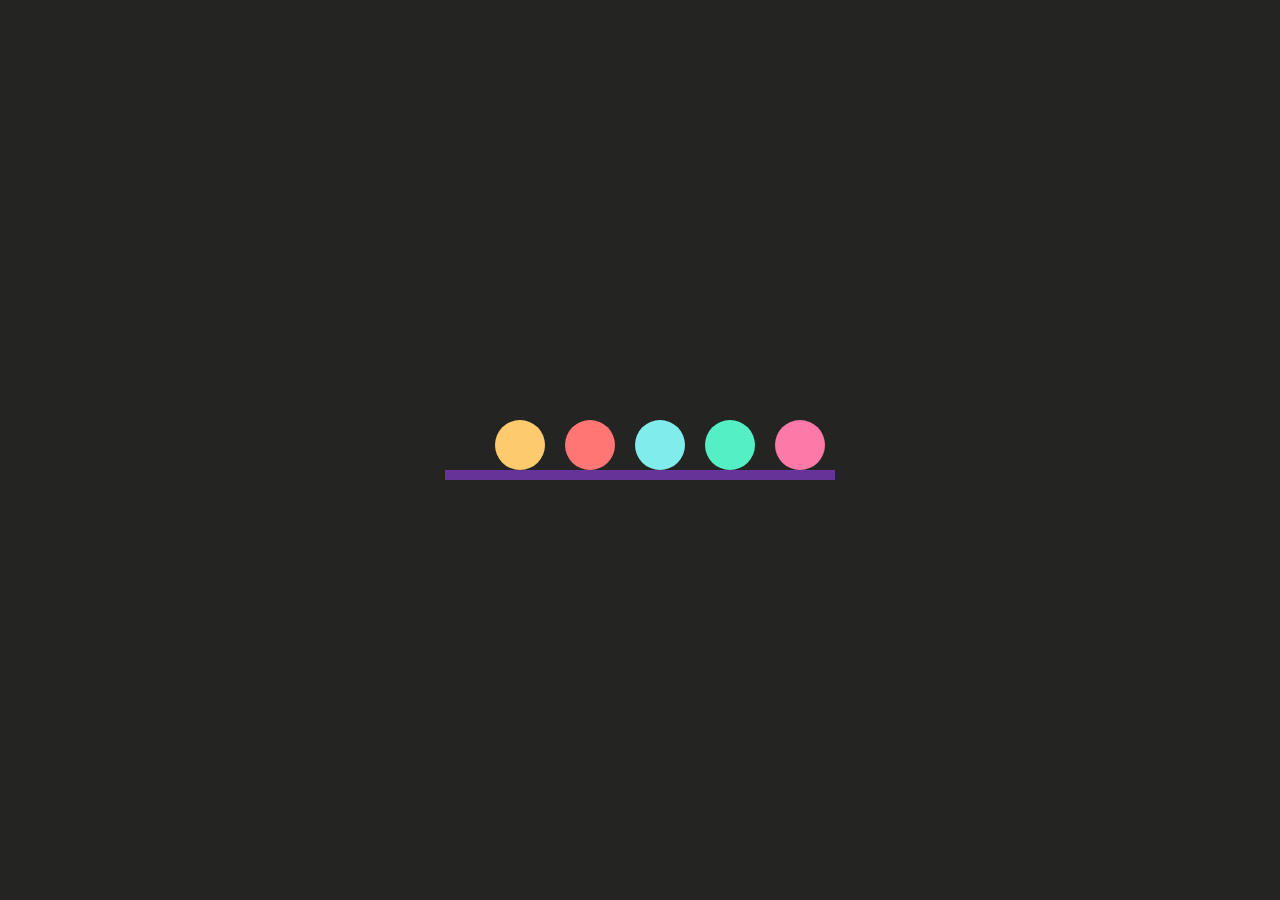
<file: index.html>
<!DOCTYPE html>
<html>
    <head>
        <title> </title>
        <style>
            *{ margin: 0; padding: o; }
            div{
                height: 100vh;
                display: flex;
                justify-content: center;
                align-items: center;
                background-color: rgb(36, 37, 35);
            }
            div ul{
                display: flex;
                border-bottom:  10px solid rebeccapurple;
                
                
            }
            div ul li{
                width: 50px;
                height: 50px;
                list-style: none;
                margin: 0 10px;
                border-radius: 50%;
                animation: bouncy 1s linear infinite;
            }
             @keyframes bouncy{
                 0%{ transform: translateY(0);}
                 50%{ transform: translateY(-150px);}
                 100%{ transform: translateY(0);}
             }
             ul li:nth-child(1){
                 animation-delay: 0.2s;
                 background-color: #fdcb6e;
             }
             ul li:nth-child(2){
                 animation-delay: 0.6s;
                 background-color: #ff7675;
             }
             ul li:nth-child(3){
                 animation-delay: 0.8s;
                 background-color: #81ecec;
             }
             ul li:nth-child(4){
                 animation-delay: 0.4s;
                 background-color: #55efc4;
             }
             ul li:nth-child(5){
                 animation-delay: 0.8s;
                 background-color: #fd79a8;
             }

        </style>
        
    </head>
    <body>
<div>
    <ul>
        <li></li>
        <li></li>
        <li></li>
        <li></li>
        <li></li>

        
    </ul>
</div>   
<script>
    setTimeout(function(){
        window.location.href = './homepage.html';
    }, 3000);
</script>
    </body>

</html>
</file>
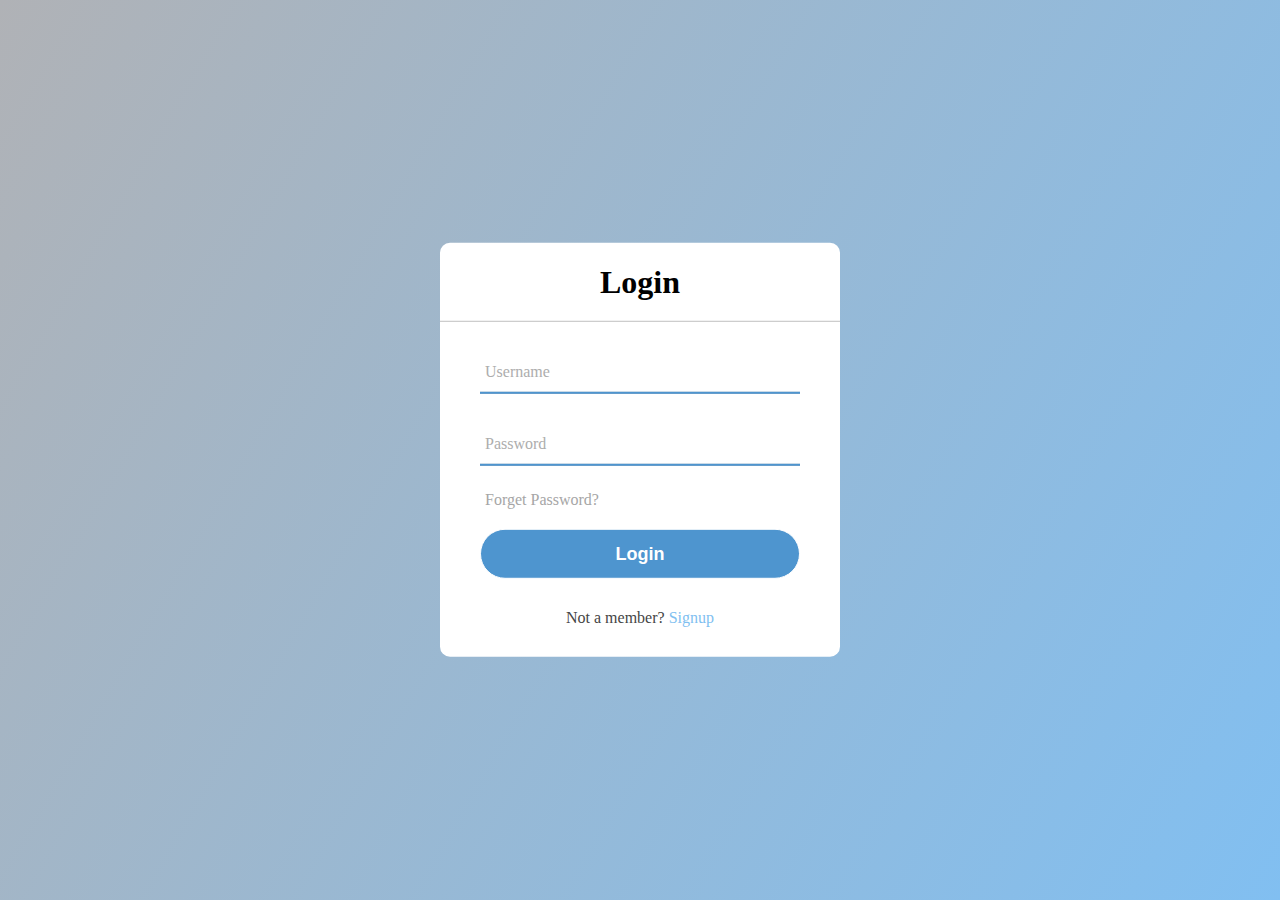
<file: e class login.html>
<!DOCTYPE html>
<html lang="en" dir="ltr">
<head>
    <meta charset="UTF-8">
    <title>Login Form</title>
    <link rel="stylesheet" href="e class login.css">
    </head>
    <body>
        <div class="center">
            <h1> Login</h1>
           <form method="post">
               <div class="txt_field">
                   <input type="text" required>
                   <span></span>
                   <label>Username</label>
                  
               </div>
               <div class="txt_field">
                   <input type="password" required>
                   <span></span>
                   <label>Password</label>
                   
               </div>
               <div class="pass">Forget Password?</div>
               <input type="submit" value="Login">
               <div class="signup_link"> 
                   <!--sign up form-->
                    Not a member? <a href="e class singup.html">Signup</a>

               </div>
           </form> 
        </div>
    </body>
</file>
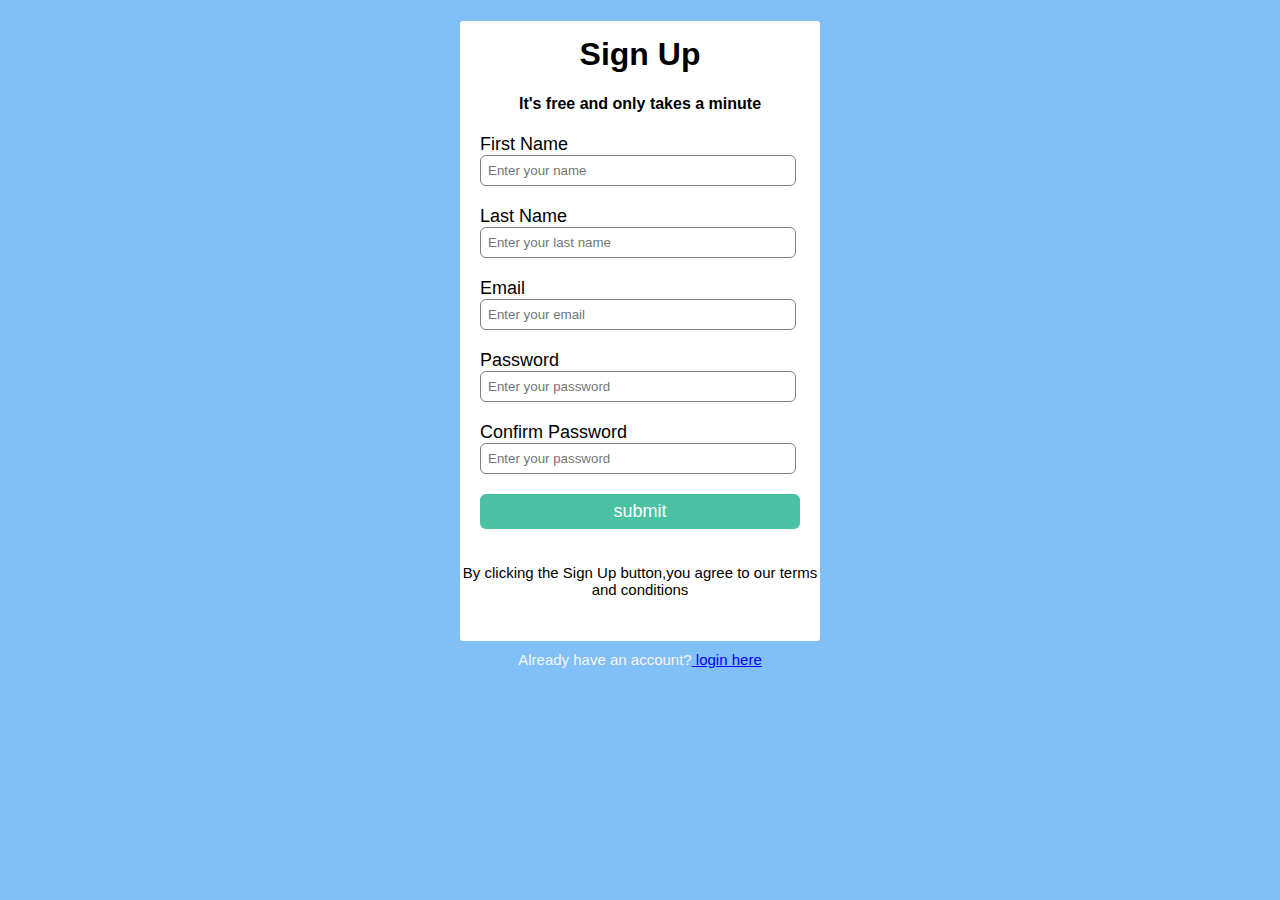
<file: e class singup.html>
<!DOCTYPE html>
<html lang="en">
<head>
    <title>Sign Up</title>
    <link rel="stylesheet" href="e class singup.css">

</head>
<body>
    <div class="signup-box">
        <h1>
            Sign Up
        </h1>
        <h4>
            It's free and only takes a minute 
        </h4>
        <form >
            <label>First Name</label>
            <input type="text" placeholder="Enter your name" required >
            <label> Last Name </label>
            <input type="text" placeholder="Enter your last name" required>
            <label>Email </label>
            <input type="text" placeholder="Enter your email" required>
           <label> Password </label>
            <input type="password" placeholder="Enter your password" required>
            <label> Confirm Password </label>
            <input type="passwords" placeholder="Enter your password" required>
            <input type="submit" value="submit">
        </form>
        <p> By clicking the Sign Up button,you agree to our terms and conditions<br>
       
        </p>
    </div>
    <p class="para-2"> Already have an account?<a href="e class login.html"> login here</a></p>
    
</body>
</html>
</file>
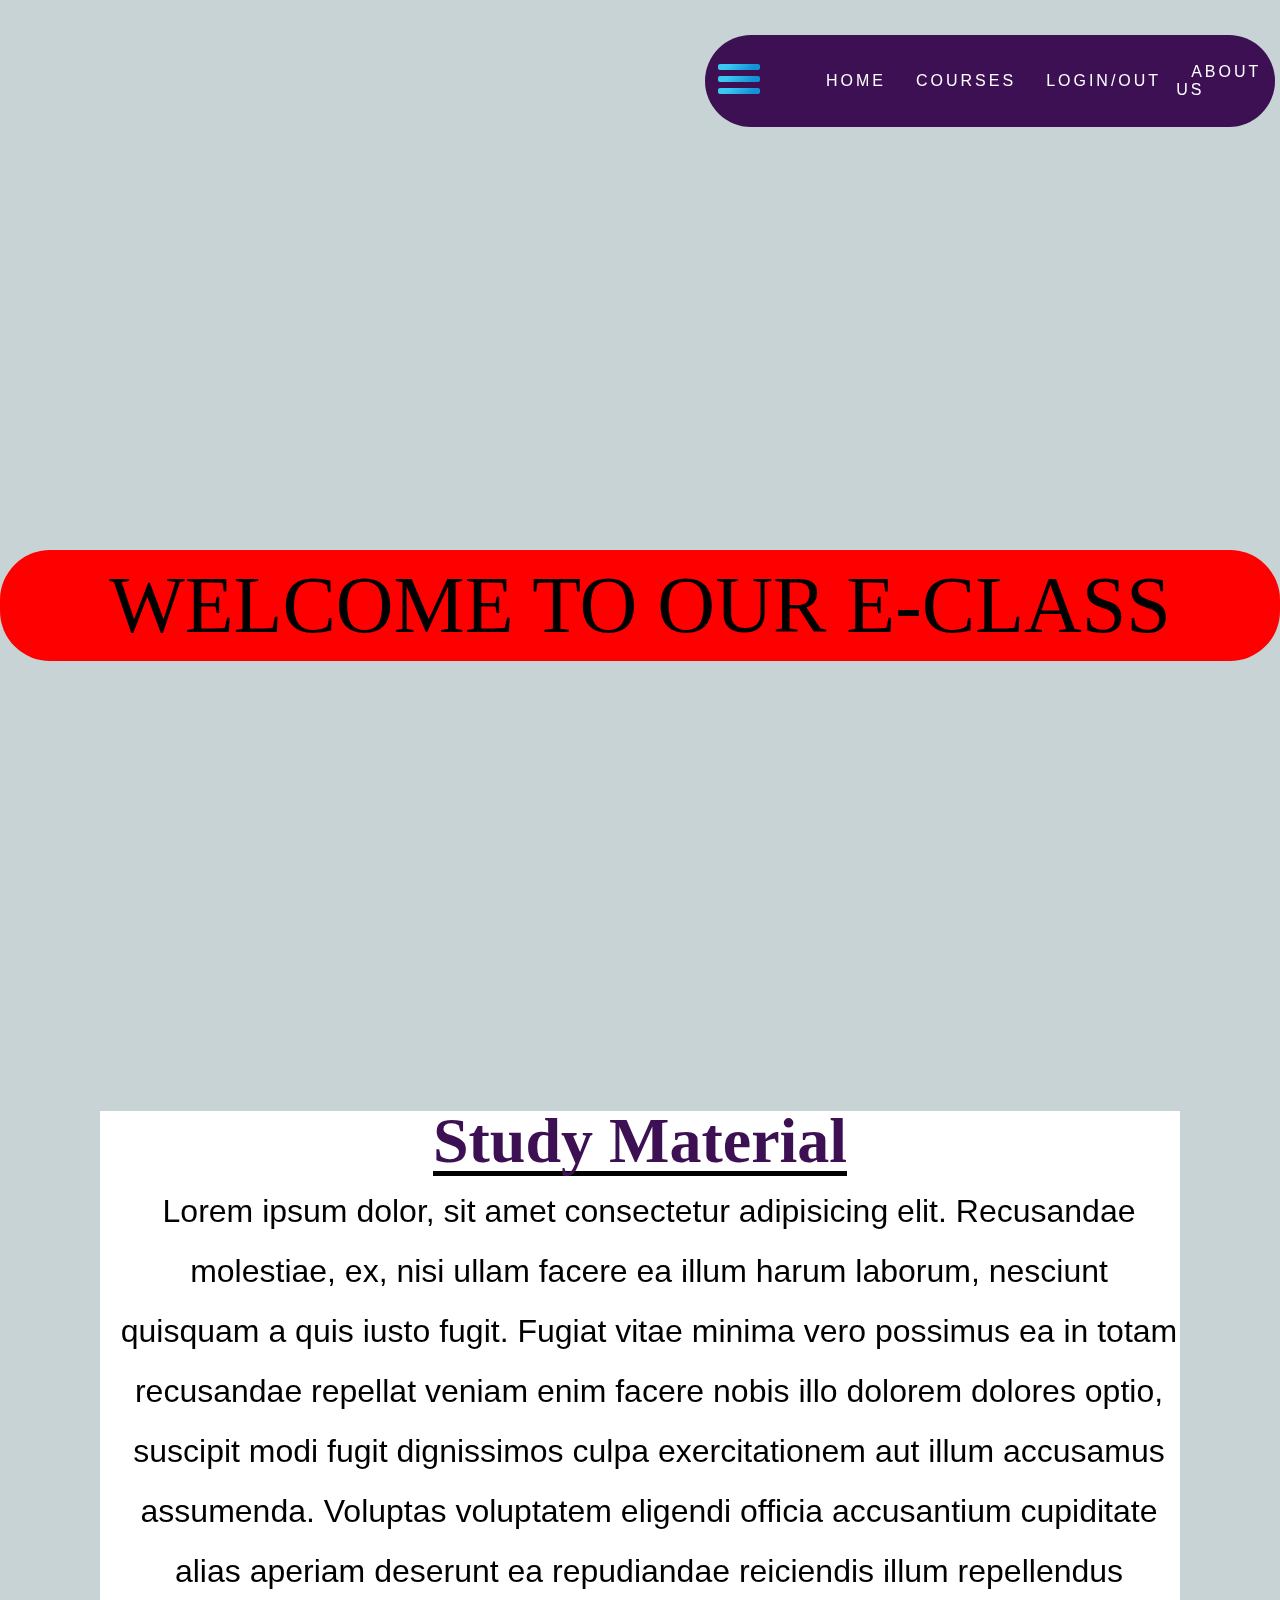
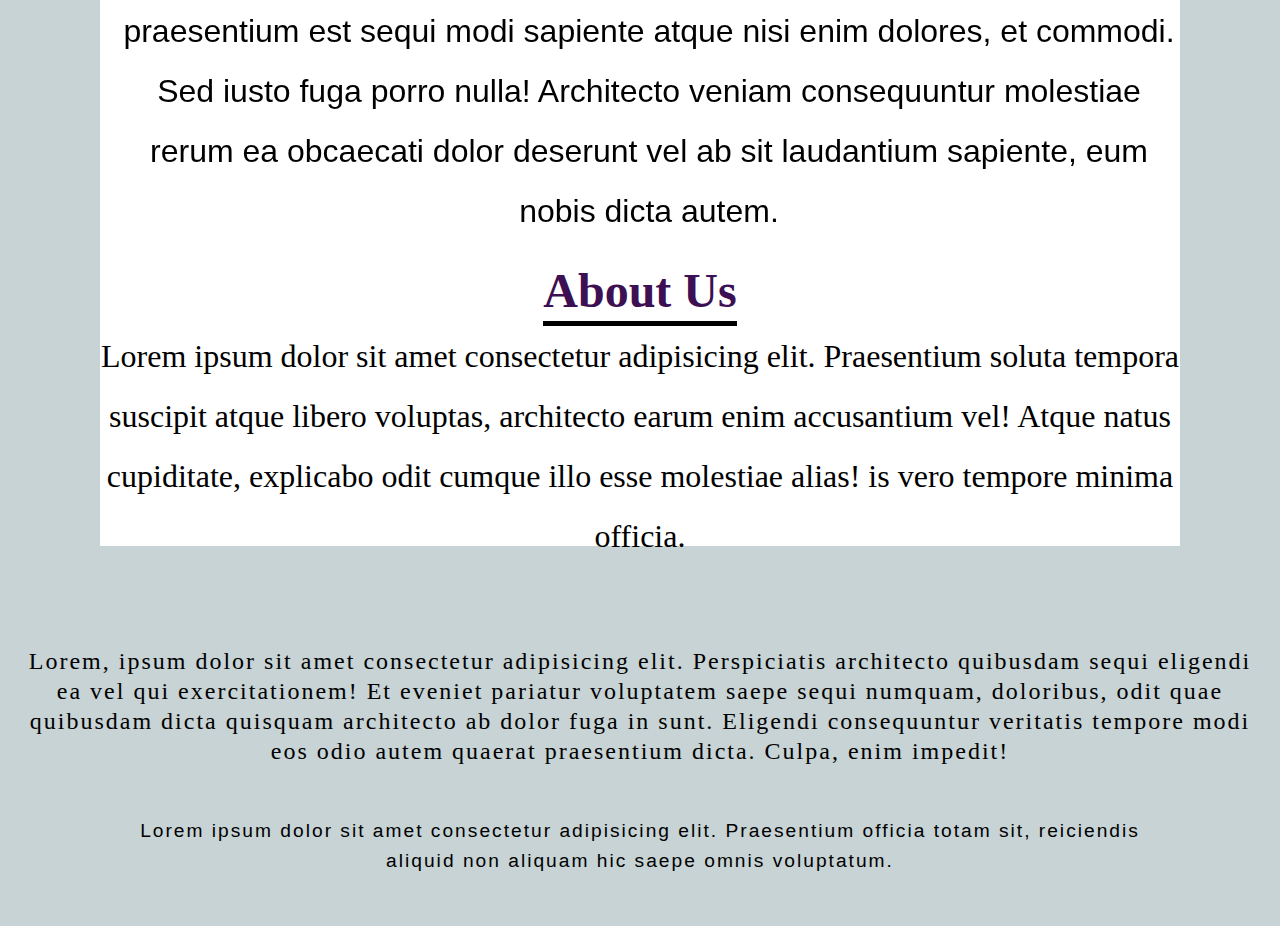
<file: e class.html>
<!DOCTYPE html>
<html lang="en">
<head>
    <meta charset="UTF-8">
    <meta http-equiv="X-UA-Compatible" content="IE=edge">
    <meta name="viewport" content="width=device-width, initial-scale=1.0">
    <link rel="stylesheet" href="https://cdnjs.cloudflare.com/ajax/libs/font-awesome/6.1.1/css/all.min.css" integrity="sha512-KfkfwYDsLkIlwQp6LFnl8zNdLGxu9YAA1QvwINks4PhcElQSvqcyVLLD9aMhXd13uQjoXtEKNosOWaZqXgel0g==" crossorigin="anonymous" referrerpolicy="no-referrer" /> 
    <title>E-CLASS</title>
    <link rel="stylesheet"   href="e class.css"  > 
</head>
<body> 
    <nav>
      <div class="img"> <svg xmlns="http://www.w3.org/2000/svg" x="0px" y="0px"  
width="48" height="48"
viewBox="0 0 48 48"
style=" fill:black;"><linearGradient id="EIPc0qTNCX0EujYwtxKaXa_MmupZtPbnw66_gr1" x1="12.066" x2="34.891" y1=".066" y2="22.891" gradientUnits="userSpaceOnUse"><stop offset=".237" stop-color="#3bc9f3"></stop><stop offset=".85" stop-color="#1591d8"></stop></linearGradient><path fill="url(#EIPc0qTNCX0EujYwtxKaXa_MmupZtPbnw66_gr1)" d="M43,15H5c-1.1,0-2-0.9-2-2v-2c0-1.1,0.9-2,2-2h38c1.1,0,2,0.9,2,2v2C45,14.1,44.1,15,43,15z"></path><linearGradient id="EIPc0qTNCX0EujYwtxKaXb_MmupZtPbnw66_gr2" x1="12.066" x2="34.891" y1="12.066" y2="34.891" gradientUnits="userSpaceOnUse"><stop offset=".237" stop-color="#3bc9f3"></stop><stop offset=".85" stop-color="#1591d8"></stop></linearGradient><path fill="url(#EIPc0qTNCX0EujYwtxKaXb_MmupZtPbnw66_gr2)" d="M43,27H5c-1.1,0-2-0.9-2-2v-2c0-1.1,0.9-2,2-2h38c1.1,0,2,0.9,2,2v2C45,26.1,44.1,27,43,27z"></path><linearGradient id="EIPc0qTNCX0EujYwtxKaXc_MmupZtPbnw66_gr3" x1="12.066" x2="34.891" y1="24.066" y2="46.891" gradientUnits="userSpaceOnUse"><stop offset=".237" stop-color="#3bc9f3"></stop><stop offset=".85" stop-color="#1591d8"></stop></linearGradient><path fill="url(#EIPc0qTNCX0EujYwtxKaXc_MmupZtPbnw66_gr3)" d="M43,39H5c-1.1,0-2-0.9-2-2v-2c0-1.1,0.9-2,2-2h38c1.1,0,2,0.9,2,2v2C45,38.1,44.1,39,43,39z"></path></svg></div>

        <ul>
            <li><a href="index.html ">HOME</a></li>
            <li><a href="courses.html">COURSES </a>
            
                </div>
             
            
            </li>
            
            <li><a href="e class login.html">LOGIN/OUT</a></li>
             
            <li><a href="#">ABOUT US</a></li>
             </ul>
  
</div>
</nav> 
    <div class="main"></div>  
    <div class="bold">WELCOME TO OUR E-CLASS</div>
    <div class="contain">
    <div class="first">
        <h1>Study Material</h1> 
        <ul class="text">
        <li>Lorem ipsum dolor, sit amet consectetur adipisicing elit. Recusandae molestiae, ex, nisi ullam facere ea illum harum laborum, nesciunt quisquam a quis iusto fugit. Fugiat vitae minima vero possimus ea in totam recusandae repellat veniam enim facere nobis illo dolorem dolores optio, suscipit modi fugit dignissimos culpa exercitationem aut illum accusamus assumenda. Voluptas voluptatem eligendi officia accusantium cupiditate alias aperiam deserunt ea repudiandae reiciendis illum repellendus praesentium est sequi modi sapiente atque nisi enim dolores, et commodi. Sed iusto fuga porro nulla! Architecto veniam consequuntur molestiae rerum ea obcaecati dolor deserunt vel ab sit laudantium sapiente, eum nobis dicta autem.</li>
    </ul>
</div>
<div class="second">
    <ol>
        <h2>About Us</h2>
        <li> Lorem ipsum dolor sit amet consectetur adipisicing elit. Praesentium soluta tempora suscipit atque libero voluptas, architecto earum enim accusantium vel! Atque natus cupiditate, explicabo odit cumque illo esse molestiae alias!
            is vero tempore minima officia.</li>
    </ol>
</div>
    </div>
    <footer>
        <div class="center">


<p>Lorem, ipsum dolor sit amet consectetur adipisicing elit. Perspiciatis architecto quibusdam sequi eligendi ea vel qui exercitationem! Et eveniet pariatur voluptatem saepe sequi numquam, doloribus, odit quae quibusdam dicta quisquam architecto ab dolor fuga in sunt. Eligendi consequuntur veritatis tempore modi eos odio autem quaerat praesentium dicta. Culpa, enim impedit!</p>
        </div>
        <div class="left">
            <p>Lorem ipsum dolor sit amet consectetur adipisicing elit. Praesentium officia totam sit, reiciendis aliquid non aliquam hic saepe omnis voluptatum.</p>
        </div>
    </footer>
    <script>
        window.addEventListener("scroll" ,function(){
            let nav= document.querySelector("nav");
            nav.classList.toggle("stick", window. scrolly);
        })
    </script>
 
    
</body>
</html>
</file>
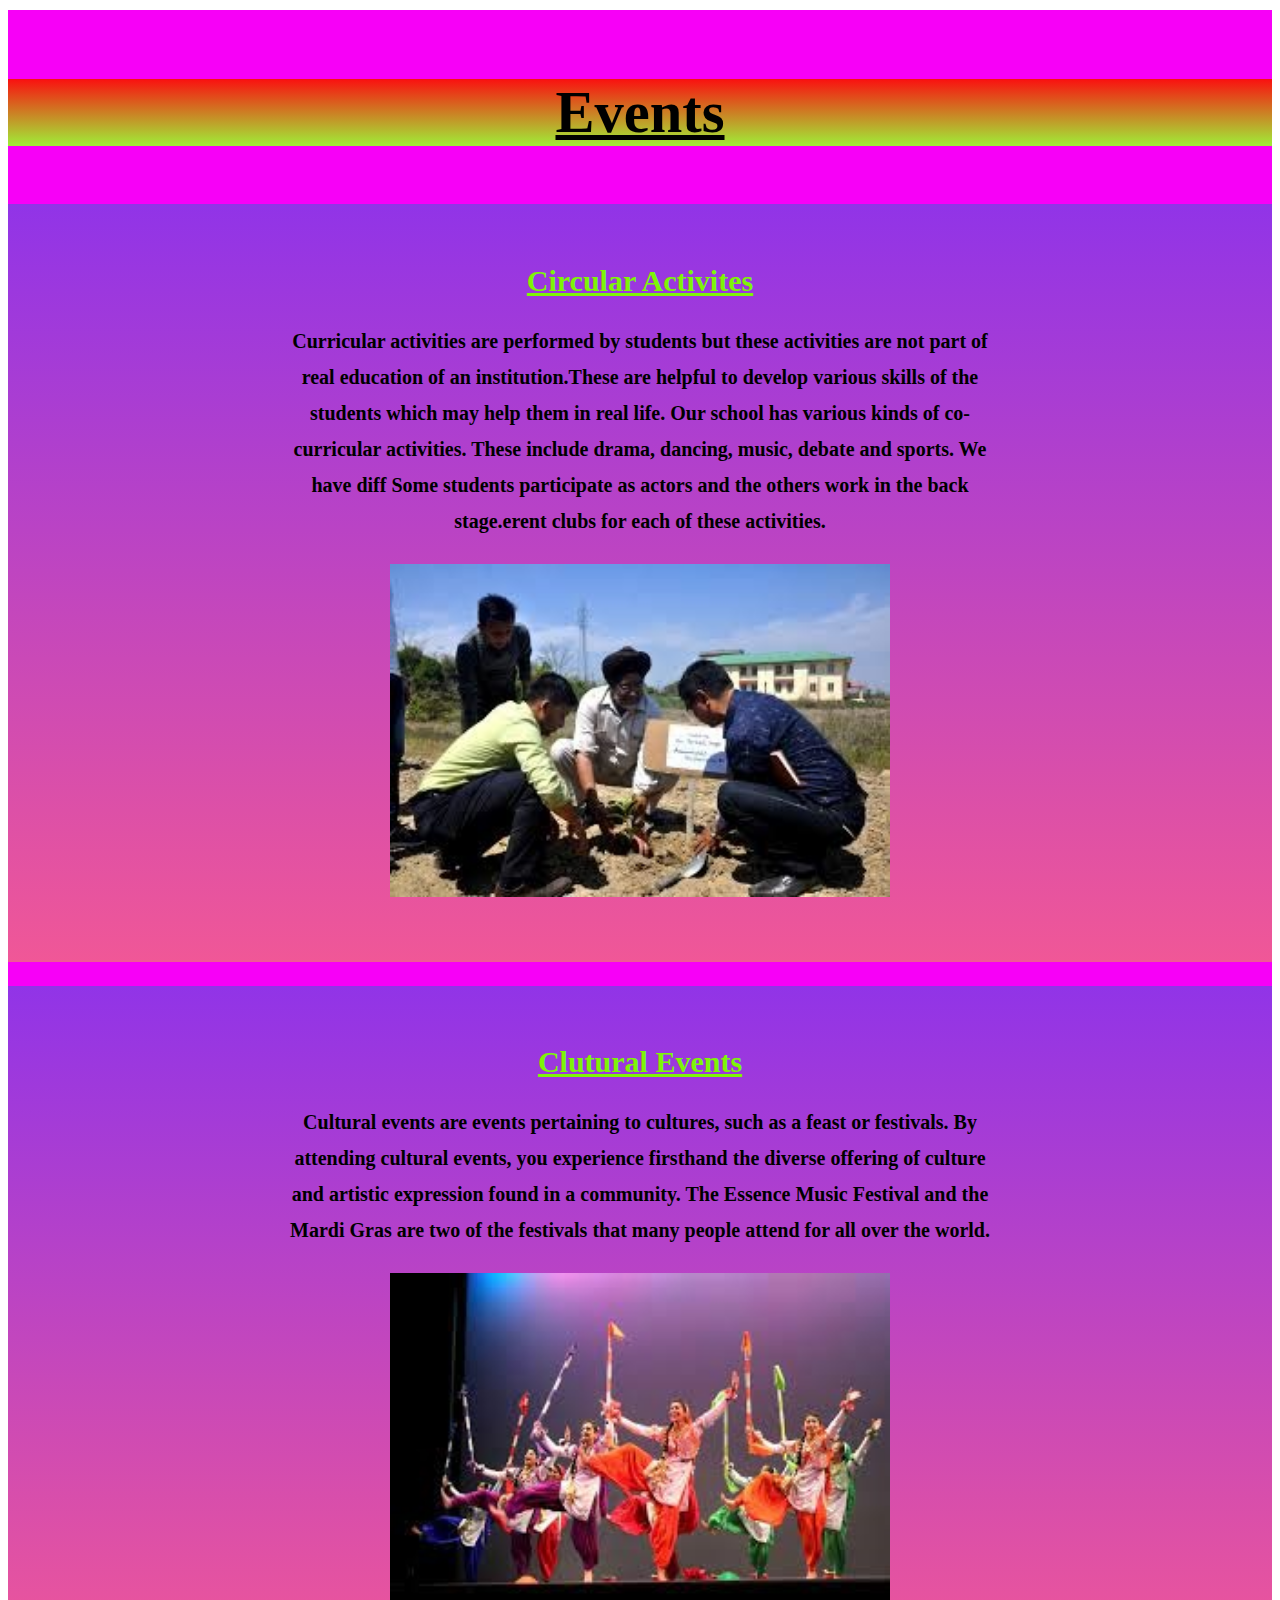
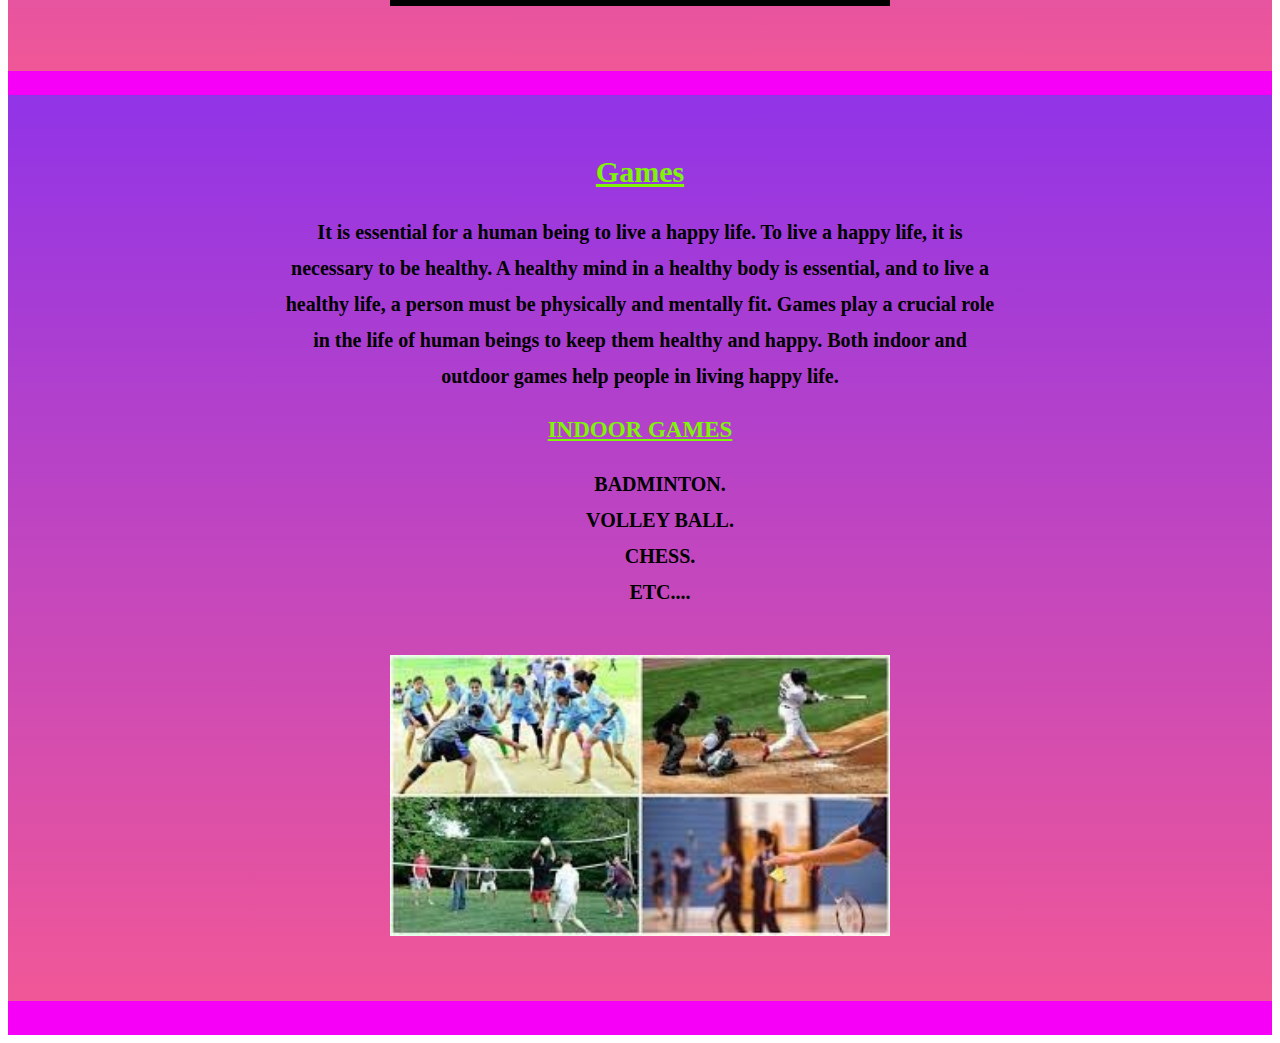
<file: Events.html>
<!DOCTYPE html>
<html lang="en" dir="ltr">
    <head>
        <meta charset="utf-8">
        <title>EVENTS & PROGRAMS</title>
        <link rel="stylesheet" href="Events.css">
        <link rel="stylesheet"href="https://cdnjs.cloudflare.com/ajax/libs/animate.css/4.1.1/animate.min.css"/>

        <meta name="viewport" content="width=device-width, initial-scale=1.0">
     </head>
     <body>
<section class = "customers" id = "customers">
    <div class = "sec-width">
        <div class = "title">
         <u> <h3  class="animate__animated animate__bounce animate__infinite">Events</h3></u>    
        </div><B>
           <div class = "customer">
                <h2><U style="color: rgb(126, 245, 7);">Circular Activites</U></h2>
                <p>Curricular activities are performed by students but these activities are not part of real education of an institution.These are helpful to develop various skills of the students which may help them in real life. Our school has various kinds of co-curricular activities. These include drama, dancing, music, debate and sports. We have diff Some students participate as actors and the others work in the back stage.erent clubs for each of these activities. </p>
            <img src = "caricural.1.jpg" alt = "customer image">
                
            </div>
            <!-- single customer -->
            <div class = "customer">
                <h2><U style="color: rgb(126, 245, 7);">Clutural Events</U></h2>
                <p>Cultural events are events pertaining to cultures, such as a feast or festivals. By attending cultural events, you experience firsthand the diverse offering of culture and artistic expression found in a community. The Essence Music Festival and the Mardi Gras are two of the festivals that many people attend for all over the world.</p>
                <img src = "culture.1.jpg" alt = "customer image">
                
            </div>
            <!-- end of single customer -->
            <!-- single customdiv class = "customers-container">
       er -->
            <div class = "customer">
                <h2><U style="color: rgb(126, 245, 7);">Games</U></h2>
                <p>It is essential for a human being to live a happy life. To live a happy life, it is necessary to be healthy. A healthy mind in a healthy body is essential, and to live a healthy life, a person must be physically and mentally fit. Games play a crucial role in the life of human beings to keep them healthy and happy. Both indoor and outdoor games help people in living happy life.</p>
                <U style="color: rgb(126, 245, 7);"><b><h3 style="font-size: 23PX; color: rgb(126, 245, 7);">INDOOR GAMES</h3></b></U>
                
                <ul>
               <p>BADMINTON.</p>
                <P>VOLLEY BALL.</P>
                <P>CHESS.</P>   
                <P>ETC....</P>
                </ul>
                <img src = "games.1.jpg" alt = "customer image">
                
            </div>
            <!-- end of single customer -->
        </div></B>
    </div>
</section>
</body>
</html>
</file>
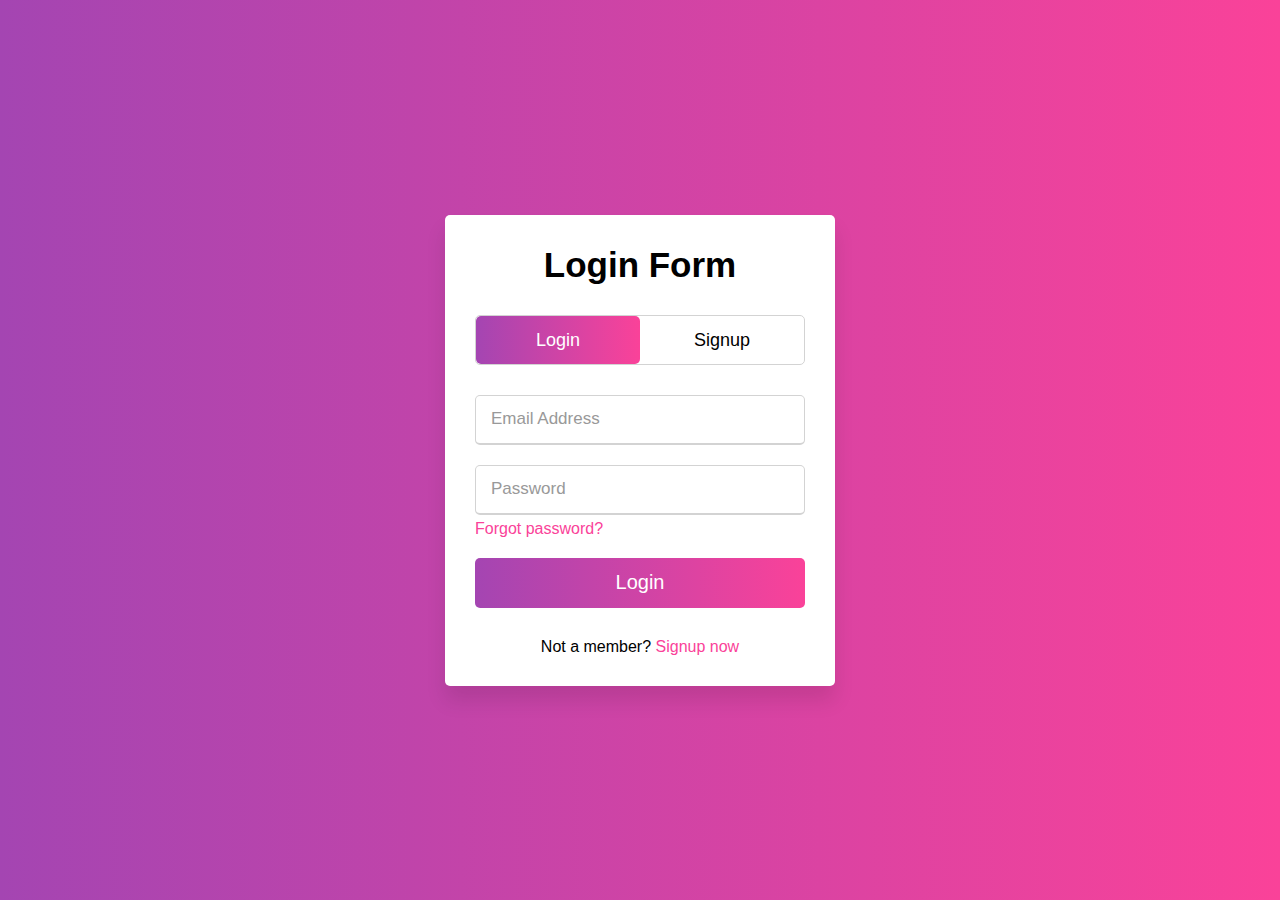
<file: login.html>
<!DOCTYPE html>
<html lang="en" dir="ltr">
   <head>
      <meta charset="utf-8">
      <title>Login and Registration Form in HTML | CodingNepal</title>
      <link rel="stylesheet" href="style.css">
      <meta name="viewport" content="width=device-width, initial-scale=1.0">
   </head>
   <body>
      <div class="wrapper">
         <div class="title-text">
            <div class="title login">
               Login Form
            </div>
            <div class="title signup">
               Signup Form
            </div>
         </div>
         <div class="form-container">
            <div class="slide-controls">
               <input type="radio" name="slide" id="login" checked>
               <input type="radio" name="slide" id="signup">
               <label for="login" class="slide login">Login</label>
               <label for="signup" class="slide signup">Signup</label>
               <div class="slider-tab"></div>
            </div>
            <div class="form-inner">
               <form action="#" class="login">
                  <div class="field">
                     <input type="text" placeholder="Email Address" required>
                  </div>
                  <div class="field">
                     <input type="password" placeholder="Password" required>
                  </div>
                  <div class="pass-link">
                     <a href="#">Forgot password?</a>
                  </div>
                  <div class="field btn">
                     <div class="btn-layer"></div>
                     <input type="submit" value="Login">
                  </div>
                  <div class="signup-link">
                     Not a member? <a href="">Signup now</a>
                  </div>
               </form>
               <form action="#" class="signup">
                  <div class="field">
                     <input type="text" placeholder="Email Address" required>
                  </div>
                  <div class="field">
                     <input type="password" placeholder="Password" required>
                  </div>
                  <div class="field">
                     <input type="password" placeholder="Confirm password" required>
                  </div>
                  <div class="field btn">
                     <div class="btn-layer"></div>
                     <input type="submit" value="Signup">
                  </div>
               </form>
            </div>
         </div>
      </div>
      <script>
         const loginText = document.querySelector(".title-text .login");
         const loginForm = document.querySelector("form.login");
         const loginBtn = document.querySelector("label.login");
         const signupBtn = document.querySelector("label.signup");
         const signupLink = document.querySelector("form .signup-link a");
         signupBtn.onclick = (()=>{
           loginForm.style.marginLeft = "-50%";
           loginText.style.marginLeft = "-50%";
         });
         loginBtn.onclick = (()=>{
           loginForm.style.marginLeft = "0%";
           loginText.style.marginLeft = "0%";
         });
         signupLink.onclick = (()=>{
           signupBtn.click();
           return false;
         });
      </script>
   </body>
</html>
</file>
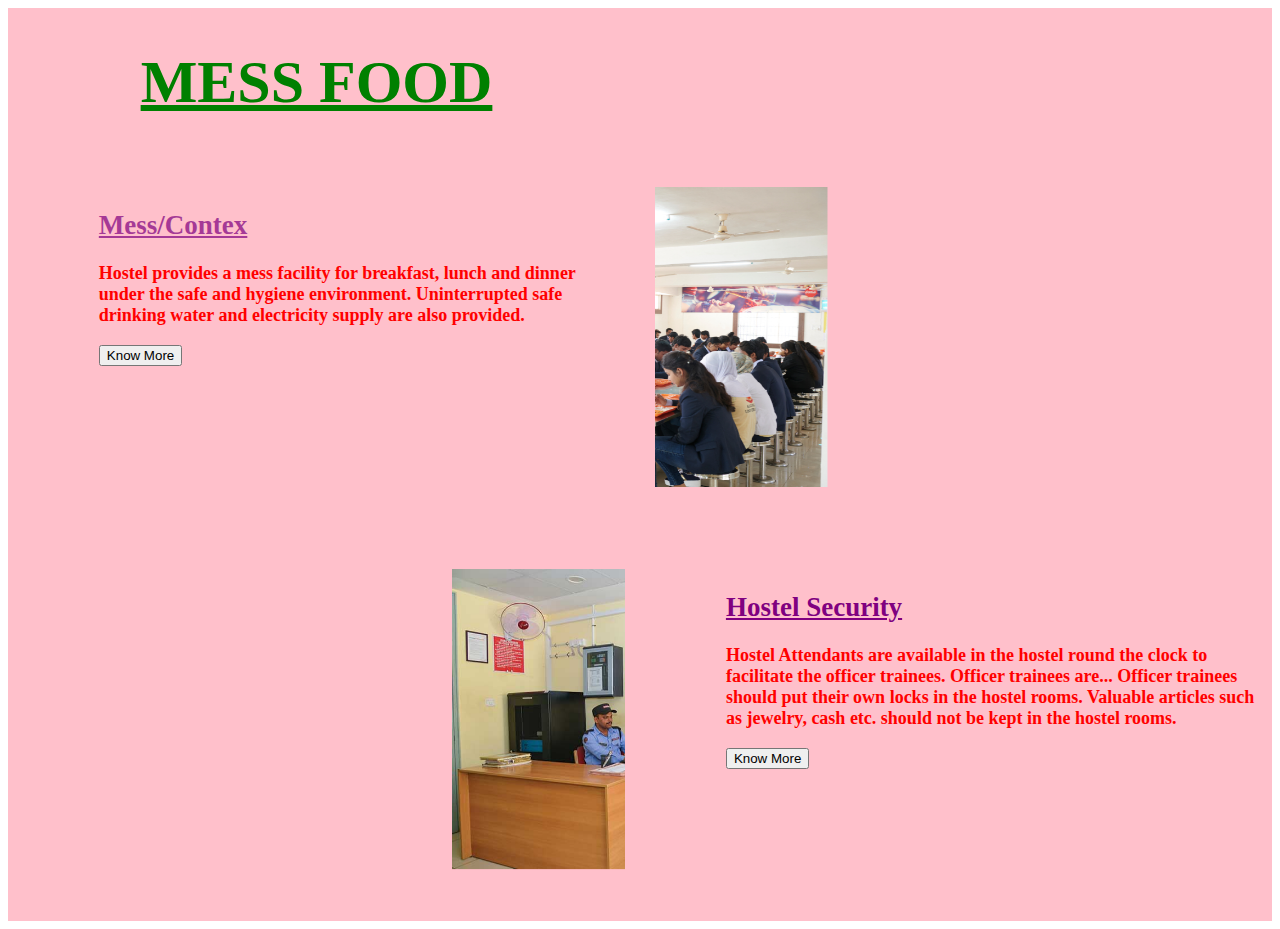
<file: mess.html>
<!DOCTYPE html>
<html lang="en" dir="ltr">
    <head>
        <title>MESS FOOD</title>
        <meta charset="utf-8">
        
        <link rel="stylesheet" href="mess.css">
        <link rel="stylesheet"href="https://cdnjs.cloudflare.com/ajax/libs/animate.css/4.1.1/animate.min.css"/>
        <meta name="viewport" content="width=device-width, initial-scale=1.0">
        
     </head>
     <body>
         
<!-- body content  -->

<section class = "services sec-width">
    <div class = "services-container">
        <!-- single service -->
        <DIV class="detail">
       <U><H1 class="animate__animated animate__bounce animate__infinite">MESS FOOD</H1></U>
    </DIV><br><br>
        <article class = "service">
            <div class = "service-icon">
                <span>
                    <i class = "fas fa-utensils"></i>
                </span>
            </div>
            <div class = "mess">
                <b> <h2 ><u>Mess/Contex</u></h2>
<p style="color: red;">Hostel provides a mess facility for breakfast, lunch and dinner under the safe and hygiene environment.
     Uninterrupted safe drinking water and electricity supply are also provided. </p>
               </b>                                                <button type = "button" class = "btn">Know More</button>
            </div>
        </article>
        <!-- end of single service -->

        <!-- single service -->
        <article class = "service">
            <div class = "service-icon">
               <marquee direction="right" scrollamount="20" ><img src="mess.jpg" height="300px" width="500px"></marquee>
            </div>
        </article>
        <!-- end of single service -->

        <!-- single service -->
        <article class = "service">
            <div class = "service-icon">
                <marquee direction="left" scrollamount="20" ><img src="security.jpg" height="300px"></marquee>
            </div>
        </article>
        <!-- end of single service -->


<!-- single service -->
        <article class = "service">
            <div class = "service-icon">
             <span>
                   <i class = "fas fa-door-closed"></i>
                </span>
            </div>
            <div class = "service-content">
                <b><h2><u>Hostel Security</u></h2></b>
<b><p style="color:red;">Hostel Attendants are available in the hostel round the clock to facilitate the officer trainees. Officer trainees are...
Officer trainees should put their own locks in the hostel rooms.
Valuable articles such as jewelry, cash etc. should not be kept in the hostel rooms.</p></b>                        <button type = "button" class = "btn">Know More</button>
            </div>
        </article>
        <!-- end of single service -->
    </div>
</section>
</body>
</html>
</file>
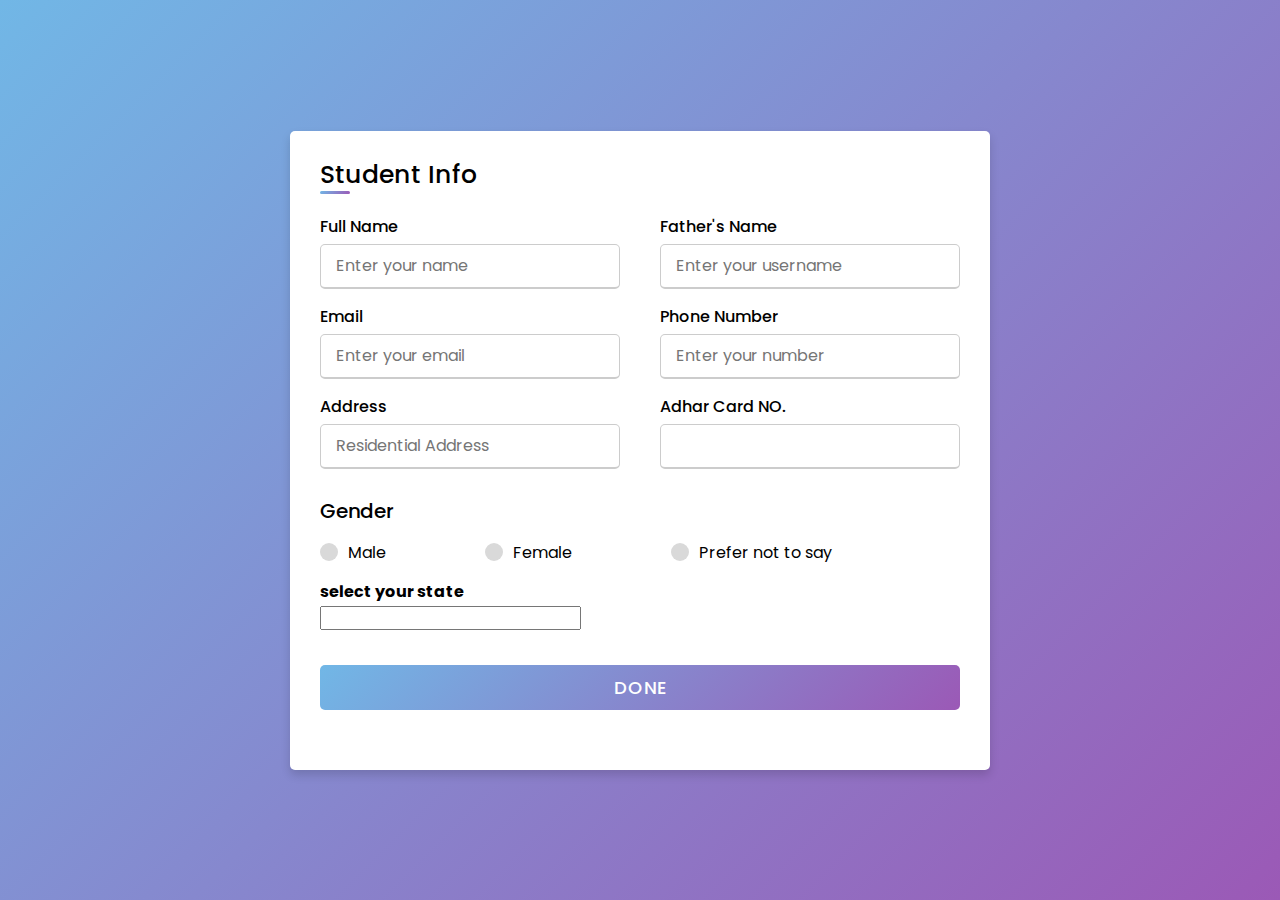
<file: registration1.html>
<!DOCTYPE html>
<html>
  <head>
    <meta charset="UTF-8">
    <title>Registration Form</title>
    <link rel="stylesheet" href="style1.css">
     <meta name="viewport" content="width=device-width, initial-scale=1.0">
   </head>
<body>
  <div class="container">
    <div class="title">Student Info</div>
    <div class="content">
      <form action="#">
        <div class="user-details">
          <div class="input-box">
            <span class="details">Full Name</span>
            <input type="text" placeholder="Enter your name" required>
          </div>
          <div class="input-box">
            <span class="details">Father's Name</span>
            <input type="text" placeholder="Enter your username" required>
          </div>
          <div class="input-box">
            <span class="details">Email</span>
            <input type="text" placeholder="Enter your email" required>
          </div>
          <div class="input-box">
            <span class="details">Phone Number</span>
            <input type="text" placeholder="Enter your number" required>
          </div>
          <div class="input-box">
            <span class="details">Address</span>
            <input type="text" placeholder="Residential Address" required>
          </div>
          <div class="input-box">
            <span class="details">Adhar Card NO.</span>
            <input type="text" required>
          </div>
        </div>
        <div class="gender-details">
          <input type="radio" name="gender" id="dot-1">
          <input type="radio" name="gender" id="dot-2">
          <input type="radio" name="gender" id="dot-3">
          <span class="gender-title">Gender</span>
          <div class="category">
            <label for="dot-1">
            <span class="dot one"></span>
            <span class="gender">Male</span>
          </label>
          <label for="dot-2">
            <span class="dot two"></span>
            <span class="gender">Female</span>
          </label>
          <label for="dot-3">
            <span class="dot three"></span>
            <span class="gender">Prefer not to say</span>
            </label>
          </div>
          <DIV><label for="state"><H4>select your state</H4></label>
            <input list="state" name="state" id="state">
                                    <datalist id="state">
               <select >                       
                <option value="Haryana">
                    <option value="uttrakhand">
                        <option value="Himachal pradesh">
                            <option value="Punjab">
                                <option value ="Bihar">
                                    <option value="UP">
                                    </select>                  
                

            </datalist></DIV>
        </div>
        <div class="button">
          <input type="submit" value="DONE">
        </div>
      </form>
    </div>
  </div>

</body>
</html>
</file>
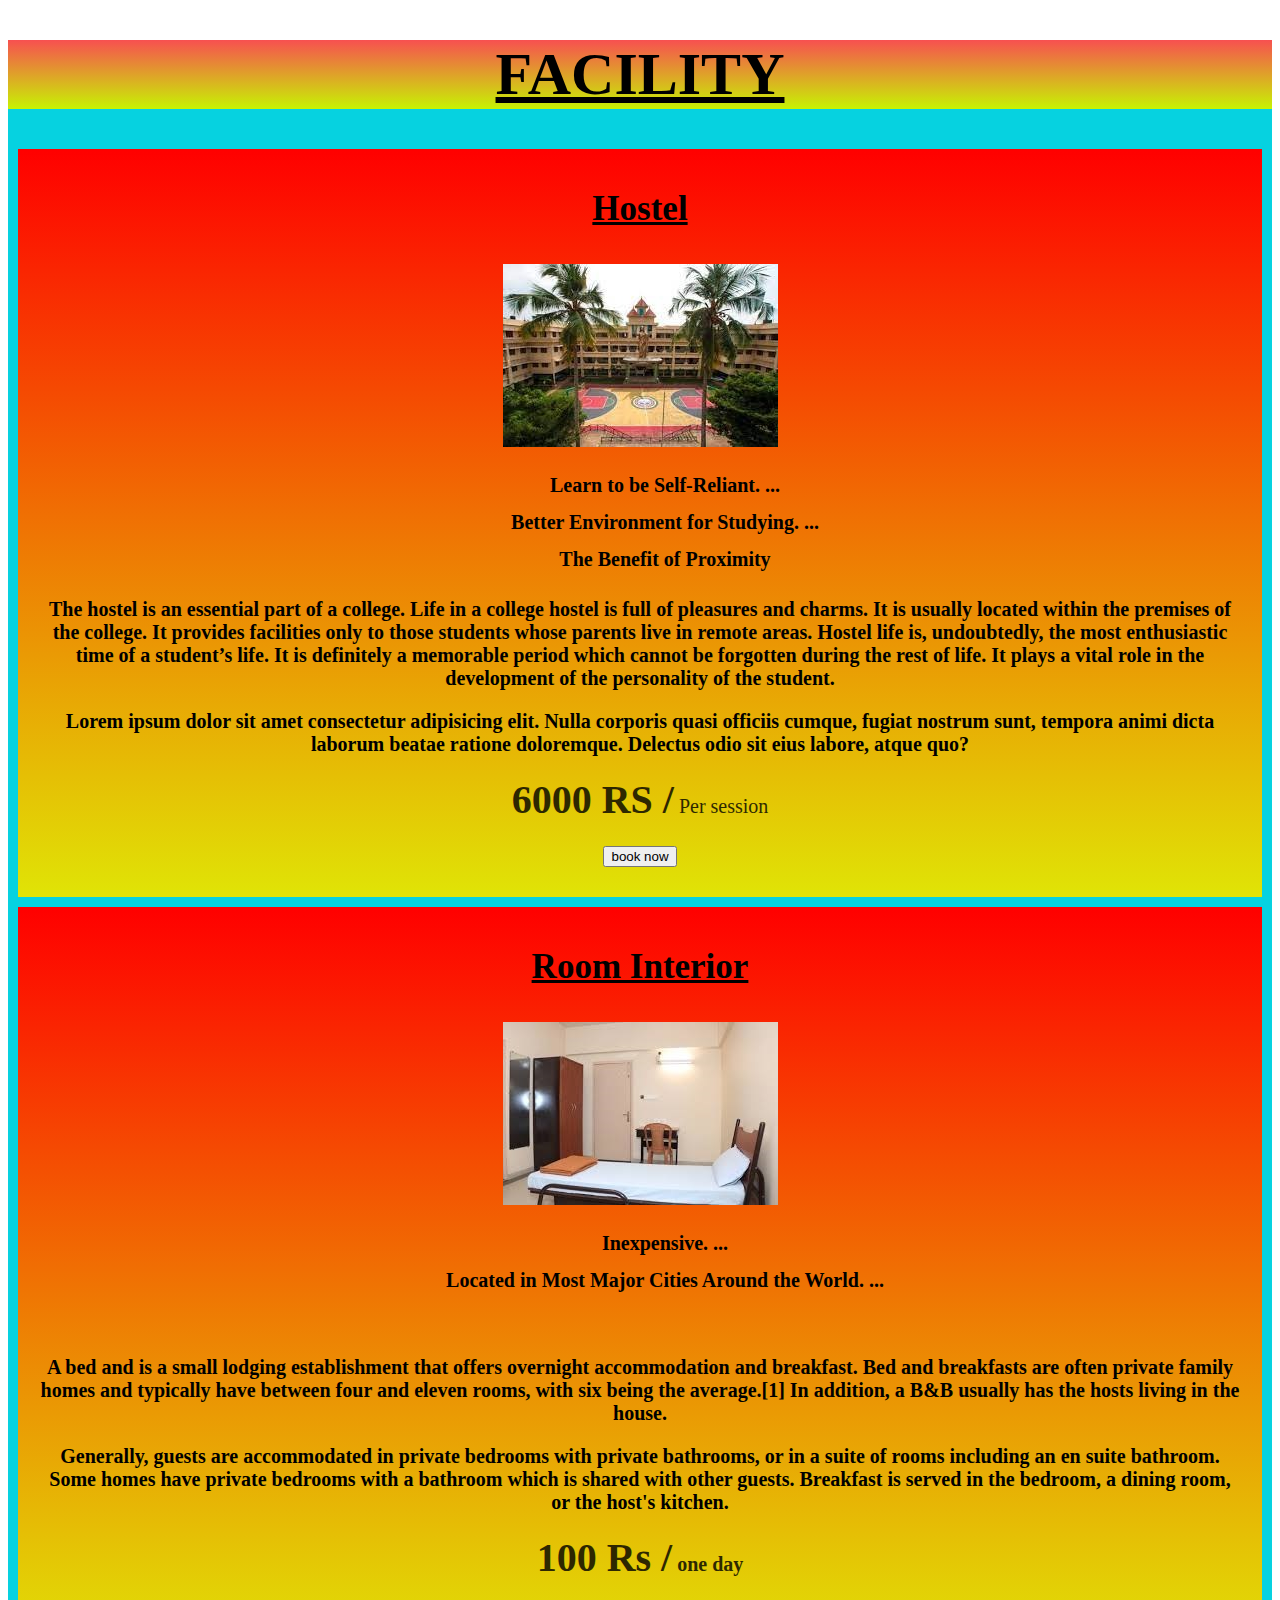
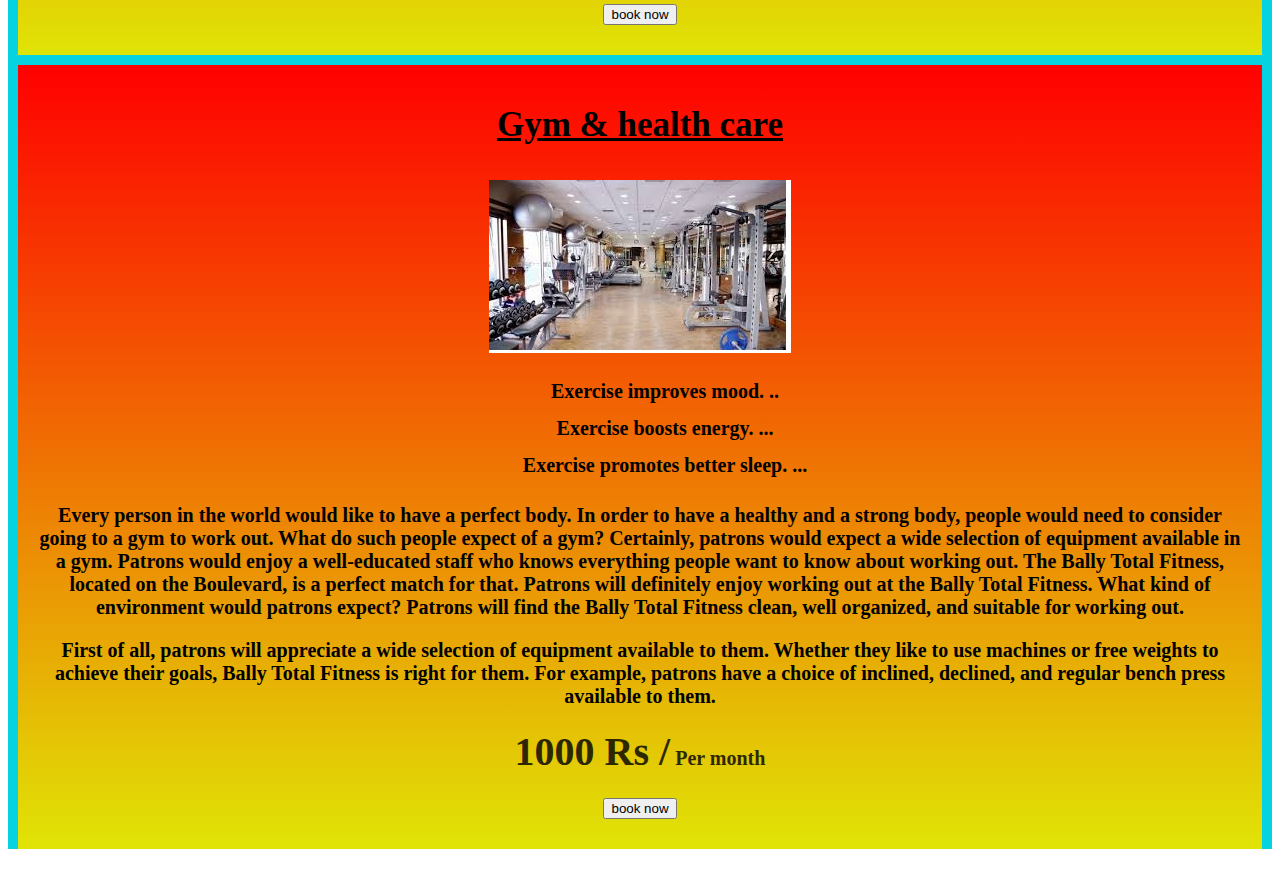
<file: room.html>
<!DOCTYPE html>
<html lang="en" dir="ltr">
    <head>
        <meta charset="utf-8">
        <title>ROOM service</title>
        <link rel="stylesheet" href="room.css">
        <link rel="stylesheet"href="https://cdnjs.cloudflare.com/ajax/libs/animate.css/4.1.1/animate.min.css"/>
        <meta name="viewport" content="width=device-width, initial-scale=1.0">
     </head>
     <body>
<section class = "rooms sec-width" id = "rooms">
    <div class = "title">

     <U>  <b><h1 class="animate__animated animate__bounce animate__infinite">FACILITY</h1></b></U>
     
    </div>
    <div class = "rooms-container">
        <!-- single room -->
        <article class = "room">
           
            <div class = "room-text">
                <h3><u>Hostel</u></h3>
                <div class = "room-image">
                    <img src = "hostel.4.jpg" alt = "room image">
                </div>
                
                <ul>
                    <li>
                        <i class = "fas fa-arrow-alt-circle-right"></i>
                      <b>  Learn to be Self-Reliant. ...</b>
                    </li>
                    <li>
                        <i class = "fas fa-arrow-alt-circle-right"></i>
                        <b>Better Environment for Studying. ...</b>
                    </li>
                    <li>
                        <i class = "fas fa-arrow-alt-circle-right"></i>
                        <b>The Benefit of Proximity</b>
                    </li>
                </ul>
                <p ><b>The hostel is an essential part of a college. Life in a college hostel is full of pleasures and charms. 
                    It is usually located within the premises of the college. It provides facilities only to those students whose parents live in remote areas. Hostel life is, undoubtedly, the most enthusiastic time of a student’s life.
                    It is definitely a memorable period which cannot be forgotten during the rest of life. It plays a vital role in the development of the personality of the student.</b>  </p>
                <p><b>Lorem ipsum dolor sit amet consectetur adipisicing elit. Nulla corporis quasi officiis cumque, fugiat nostrum sunt, tempora animi dicta laborum beatae ratione doloremque. Delectus odio sit eius labore, atque quo?</b></p>
                <p class = "rate">
                    <span>6000 RS /</span> Per session
                </p>
                <button type = "button" class = "btn">book now</button>
            </div>
        </article>
        <!-- end of single room -->
        
        <!-- single room -->
        <article class = "room">
            
            <div class = "room-text">
                <h3><u>Room Interior</u></h3>
                <div class = "room-image">
                    <img src = "hostelroom1.jpg" alt = "room image">
                </div>
                <ul><b>
                    <li>
                        <i class = "fas fa-arrow-alt-circle-right"></i>
                        Inexpensive. ...
                    </li>
                    <li>
                        <i class = "fas fa-arrow-alt-circle-right"></i>
                        Located in Most Major Cities Around the World. ...
                    </li>
                    <li>
                        <i class = "fas fa-arrow-alt-circle-right"></i>

                    </li>
                </ul>
                <p>A bed and is a small lodging establishment that offers overnight accommodation and breakfast. Bed and breakfasts are often private family homes and typically have between four and eleven rooms, with six being the average.[1] In addition, a B&B usually has the hosts living in the house.</p>
                <p>Generally, guests are accommodated in private bedrooms with private bathrooms, or in a suite of rooms including an en suite bathroom. Some homes have private bedrooms with a bathroom which is shared with other guests. Breakfast is served in the bedroom, a dining room, or the host's kitchen.</p>
                <p class = "rate">
                    <span>100 Rs /</span> one day
                </p>
                <button type = "button" class = "btn">book now</button>
            </div>
        </article>
        <!-- end of single room -->
        <!-- single room -->
        <article class = "room">
            
            <div class = "room-text">
                <h3><u>Gym & health care </u></h3>
                <div class = "room-image">
                    <img src = "gym.jpg" alt = "room image">
                </div>  
                <ul>
                    <li>
                        <i class = "fas fa-arrow-alt-circle-right"></i>
                        Exercise improves mood. ..
                    </li>
                    <li>
                        <i class = "fas fa-arrow-alt-circle-right"></i>
                        Exercise boosts energy. ...
                    </li>
                    <li>
                        <i class = "fas fa-arrow-alt-circle-right"></i>
                        Exercise promotes better sleep. ...
                    </li>
                </ul>
                <p> Every person in the world would like to have a perfect body. In order to have a healthy and a strong body, people would need to consider going to a gym to work out. What do such people expect of a gym? Certainly, patrons would expect a wide selection of equipment available in a gym. Patrons would enjoy a well-educated staff who knows everything people want to know about working out. The Bally Total Fitness, located on the Boulevard, is a perfect match for that. Patrons will definitely enjoy working out at the Bally Total Fitness. What kind of environment would patrons expect? Patrons will find the Bally Total Fitness clean, well organized, and suitable for working out.</p>
                <p> First of all, patrons will appreciate a wide selection of equipment available to them. Whether they like to use machines or free weights to achieve their goals, Bally Total Fitness is right for them. For example, patrons have a choice of inclined, declined, and regular bench press available to them.</p>
                <p class = "rate">
                    <span>1000 Rs /</span> Per month
                </p>
                <button type = "button" class = "btn">book now</button>
            </div>
        </article>
        <!-- end of single room -->
    </div></b>
</section>
</body>
</html>
</file>
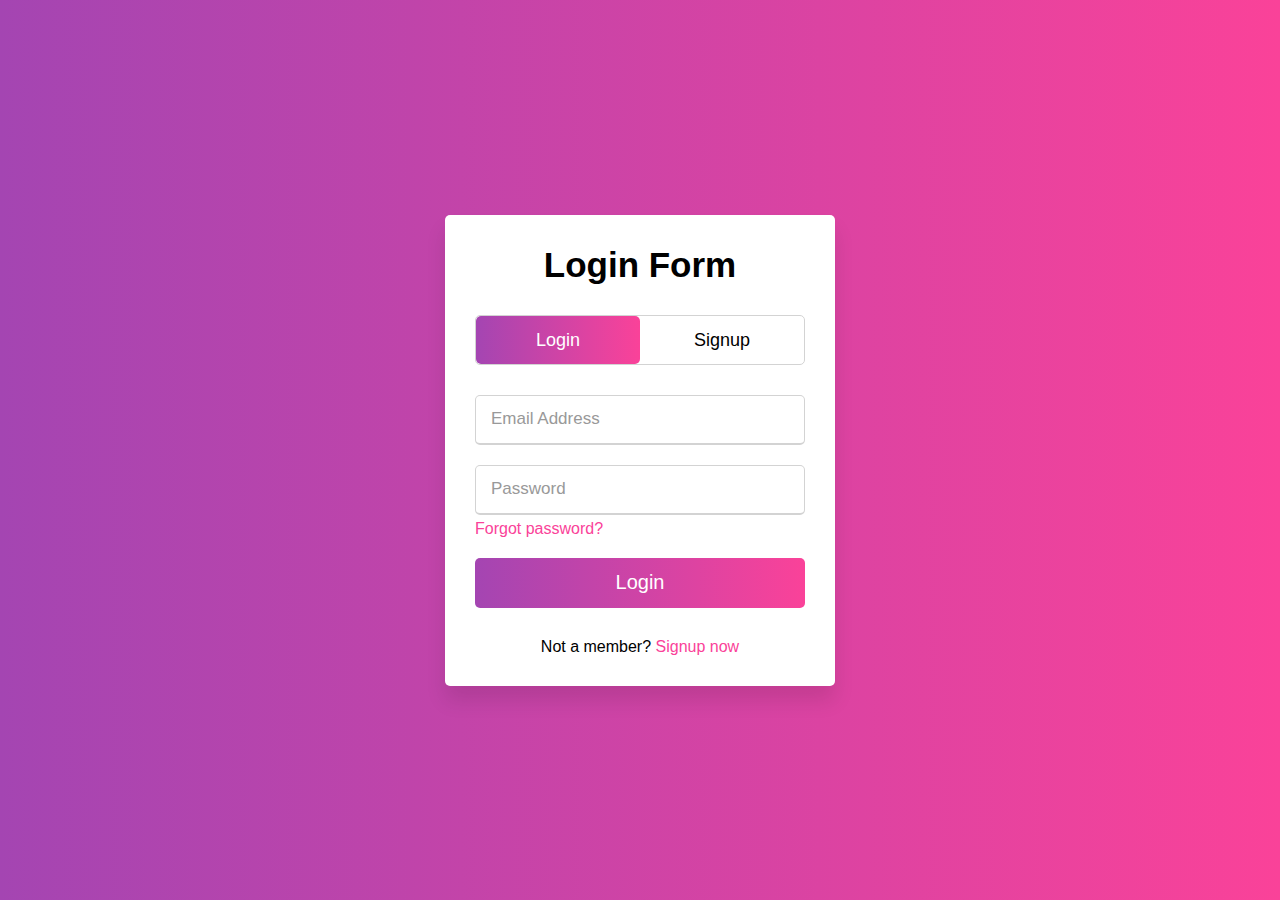
<file: signup.html>
<!DOCTYPE html>
<html lang="en" dir="ltr">
   <head>
      <meta charset="utf-8">
      <title>Login and Registration Form in HTML | CodingNepal</title>
      <link rel="stylesheet" href="style.css">
      <meta name="viewport" content="width=device-width, initial-scale=1.0">
   </head>
   <body>
      <div class="wrapper">
         <div class="title-text">
            <div class="title login">
               Login Form
            </div>
            <div class="title signup">
               Signup Form
            </div>
         </div>
         <div class="form-container">
            <div class="slide-controls">
               <input type="radio" name="slide" id="login" checked>
               <input type="radio" name="slide" id="signup">
               <label for="login" class="slide login">Login</label>
               <label for="signup" class="slide signup">Signup</label>
               <div class="slider-tab"></div>
            </div>
            <div class="form-inner">
               <form action="#" class="login">
                  <div class="field">
                     <input type="text" placeholder="Email Address" required>
                  </div>
                  <div class="field">
                     <input type="password" placeholder="Password" required>
                  </div>
                  <div class="pass-link">
                     <a href="#">Forgot password?</a>
                  </div>
                  <div class="field btn">
                     <div class="btn-layer"></div>
                     <input type="submit" value="Login">
                  </div>
                  <div class="signup-link">
                     Not a member? <a href="">Signup now</a>
                  </div>
               </form>
               <form action="#" class="signup">
                  <div class="field">
                     <input type="text" placeholder="Email Address" required>
                  </div>
                  <div class="field">
                     <input type="password" placeholder="Password" required>
                  </div>
                  <div class="field">
                     <input type="password" placeholder="Confirm password" required>
                  </div>
                  <div class="field btn">
                     <div class="btn-layer"></div>
                     <input type="submit" value="Signup">
                  </div>
               </form>
            </div>
         </div>
      </div>
      <script>
         const loginText = document.querySelector(".title-text .login");
         const loginForm = document.querySelector("form.login");
         const loginBtn = document.querySelector("label.login");
         const signupBtn = document.querySelector("label.signup");
         const signupLink = document.querySelector("form .signup-link a");
         signupBtn.onclick = (()=>{
           loginForm.style.marginLeft = "-50%";
           loginText.style.marginLeft = "-50%";
         });
         loginBtn.onclick = (()=>{
           loginForm.style.marginLeft = "0%";
           loginText.style.marginLeft = "0%";
         });
         signupLink.onclick = (()=>{
           signupBtn.click();
           return false;
         });
      </script>
   </body>
</html>
</file>
<file: e class login.css>
body{
    margin: 0;
    padding: 0;
    font-family: montserrat;
    background: linear-gradient(120deg,#b0b2b6,rgb(129, 191, 241));
    height : 100vh;
    overflow: hidden; 
} 
.center{
    position:absolute;
    top:50%;
    left:50%;
    transform: translate(-50%, -50%);
    width: 400px; 
    background: white;
    border-radius :10px;
}
.center h1{
    text-align: center;
    padding: 0 0 20px 0;
    border-bottom: 1px solid silver;
}
.center form{
    padding: 0 40px;
    box-sizing: border-box;

}
form  .txt_field{ 
    position: relative;
    border-bottom: 2px solid #adadad;
    margin:30px 0 ;
}
.txt_field input{
    width: 100px;
    padding: 0 5px;
    height: 40px;
    font-size: 16px;
    border: none;
    background: none;
    outline: none;
}
.txt_field label{
    position: absolute;
    top: 50%;
    left: 5px;
    color: #adadad;
    transform: translateY(-50%);
    font-size: 16px;
    pointer-events: none;
    
}
.txt_field span::before{
    content: '';
    position: absolute;
    top: 40px;
    left: 0;
    width: 100%;
    height: 2px;
    background:#4e95cf;
    
    
}
.txt_field input:focus ~ label,
.txt_field input:valid ~ label {
    top: -5px;
    color:#81bff1;
}

.txt_field input:focus ~ span::before,
.txt_field input:valid ~ span::before{
    width: 100;
}

.pass{
    margin: -5px 0 20px 5px;
    color:#a6a6a6;
    cursor: pointer;
} 

.pass:hover{
    text-decoration: underline;
}
input[type="submit"]{
    width: 100%; 
    height: 50px;
    border: 1px solid;
    background: #4e95cf;
    border-radius: 25px;
    font-size: 18px;
    color: white;
    font-weight: 700;
    cursor: pointer;
    outline: none;

}

input[type="submit"]:hover{
    border-color: #81bff1;
    transition: .5s;

}

.signup_link{
    margin: 30px 0;
    text-align: center;
    font-size: 16px;
    color: #454545;

}

.signup_link a{
    color: #81bff1;
    text-decoration: none;

}

.signup_link a:hover{
    text-decoration: underline;
}
</file>
<file: e class singup.css>
body{
    background-color: #81bff7;;
    font-family: 'roboto',sans-serif;

}
.signup-box{
    width:360px;
    height:620px;
    margin:auto;
    background-color: white ;
    border-radius: 3px;
}

h1{
    text-align: center;
    padding-top: 15px;
}
h4{
    text-align: center;
    
}
form{
    width:300px;
    margin-left: 20px;

}
form label{
    display:grid;
    margin-top: 20px;
    font-size: 18px;
}
form input{
    width:100%;
    padding: 7px;
    border: none;
    border:1px solid grey;
    border-radius: 6px;
    outline: none;


}
input[type="submit"]{
    width:320px;
    height: 35px;
    margin-top: 20px;
    border: none;
    background-color: #49c1a2 ;
    color: white;
    font-size: 18px;

}
p{
    text-align: center;
    padding-top: 20px;
    font-size: 15px;
}
.para-2{
    text-align: center;
    color: whitesmoke;
    font-size: 15px;
    margin-top: -10px;
}
.para-2 a{
    color:blue;}
</file>
<file: e class.css>
*{
    margin: 0;
    padding: 0;
    box-sizing: border-box;
}
body{ 
    min-height: 100vh;
    background: #C7D3D4FF;     
}
/*menu bar */
nav{
    
    position: fixed;
    top: 30px;
    left: 700px;
    display: flex;
    justify-content: space-between;
    padding: 20px 10px;
    align-items: center;
    background-color: #3C1053FF;
    box-sizing: 20px 20px 20px inset  rgb(20, 22, 23),
    -20px -20px -20px inset  rgb(76, 111, 111);
    border-radius: 50px;
    margin:  5px;
   transition: 0.6s;
}
.img{
    position: relative;
    margin-right: 30px;
    cursor: pointer;
}
ul{
    position: relative; 
    display: flex;
    justify-content: center;
    align-items: center;
    margin-left: 18px;
    
}
ul li{
    list-style:none;
    position: relative;
}
/*menu bar hover effect*/
ul li a{
    text-decoration: none;
    font-size: 4 em;
    margin: 0 15px;
    color: rgb(255, 255, 255);
    font-family: sans-serif;
    letter-spacing: 3px;
    padding: 10px 0px;
    transition: .25s;
    position: relative; 
} 
ul li a:hover{
    background:#b61a52 ;
}
.sticky{
    padding: 5px 100px;
    color: black;
}
.bold{
    text-align: center;
    font-size: 80px;
    padding: 10px 100px;
    color:black;
    position: relative;
    top: -350px;
    box-shadow: 20px 20px 20px inset rgb(20, 22, 23),-20px -20px -20px inset rgb(20, 22, 23);
    background: red;
    border-radius: 50px;
}
/*for image body*/
.main{
    width: 100vw;
    
    background-position: center;
    box-sizing: cover;
    min-height: 100vh;
}
/* contain information*/
.contain{
   margin: 100px;
    padding-top: 0px;
    background: white;
    font-size: 2em;
    line-height: 60px;
    height: 70%;
  
    
}
.contain h1 
{
    font-size: 2em;
    color:#3C1053FF;
    border-bottom: 5px solid black;
    display: inline-block;
    margin-bottom: 20px 10px;
}

.text{
    position: relative;
    font-family: sans-serif;
    display: inline-block;
    margin-top: 10px 10px;

}
.first{
    text-align: center;
    
}
.second h2{
    position: relative;
    font-size: 1.5em;
    text-align: center;
    color:#3C1053FF;
    border-bottom: 5px solid black;
    display: inline-block;
    margin-bottom: 20px 10px;
}
.second {
    position: relative;
    top: 20px;
    text-align: center;  
    overflow: hidden;  
}
footer{
    color: black;
    
    letter-spacing: 2px;
    line-height: 30px;
    margin: 10px 20px;
    text-align: center;
    position: relative;

}
.center{
    font-size: 1.5em;
}
.left{
    font-size: 1.2em;
    font-family: sans-serif;
    margin-top: 10px;
    padding: 40px 100px;
}
</file>
<file: Events.css>
/* customers */
/* events*/
.customers{
    margin-top: 10px;
    padding: 10px 0;
    background: rgb(247, 0, 247) ;

    
}
.title{
    font-size: 50px;
    text-align: center;
    background: linear-gradient(rgb(250, 16, 16), rgb(159, 238, 56));
    
}
.customer{
    background:  linear-gradient(rgb(145, 52, 231), rgb(240, 87, 151));
    padding: 35px;
    text-align: center;
    margin: 24px 0;
    box-shadow: 0px 0px 5px rgba(0, 0, 0, );
    cursor: pointer;
    transition: var(--transition);
    font-size: 20px;
   
}
.rating{
    margin: 10px 0;
    color: var(--yellow);
}
.customer h3{
    font-size: 30px;
}
.customer p{
    
    line-height: 1.8;
    width: 60%;
    margin: 0 auto;
}
.customer  img{
    width: 500px;
    height: 400 px;
    margin: 25px auto;
}
.customer span{
    font-weight: 700;
    opacity: 0.7;
}
.customer :hover{
    transform: translateY(-18px);
}
@media(min-width: 992px){
    .customers-container{
        display: grid;
        grid-template-columns: repeat(2, 1fr);
        grid-gap: 30px;
    }
}
@media(min-width: 1370px){
    .customers-container{
        display: grid;
        grid-template-columns: repeat(3, 1fr);
    }
}
@media(max-width: 500px){
    .customer p{
        width: 100%;
    }
    .customer img{
        width: 100px;
        height: 100px;
    }
 
}
</file>
<file: style.css>
*{
    margin: 0;
    padding: 0;
    box-sizing: border-box;
    font-family: 'Poppins', sans-serif;
  }
  html,body{
    display: grid;
    height: 100%;
    width: 100%;
    place-items: center;
    background: -webkit-linear-gradient(left, #a445b2, #fa4299);
  }
  ::selection{
    background: #fa4299;
    color: #fff;
  }
  .wrapper{
    overflow: hidden;
    max-width: 390px;
    background: #fff;
    padding: 30px;
    border-radius: 5px;
    box-shadow: 0px 15px 20px rgba(0,0,0,0.1);
  }
  .wrapper .title-text{
    display: flex;
    width: 200%;
  }
  .wrapper .title{
    width: 50%;
    font-size: 35px;
    font-weight: 600;
    text-align: center;
    transition: all 0.6s cubic-bezier(0.68,-0.55,0.265,1.55);
  }
  .wrapper .slide-controls{
    position: relative;
    display: flex;
    height: 50px;
    width: 100%;
    overflow: hidden;
    margin: 30px 0 10px 0;
    justify-content: space-between;
    border: 1px solid lightgrey;
    border-radius: 5px;
  }
  .slide-controls .slide{
    height: 100%;
    width: 100%;
    color: #fff;
    font-size: 18px;
    font-weight: 500;
    text-align: center;
    line-height: 48px;
    cursor: pointer;
    z-index: 1;
    transition: all 0.6s ease;
  }
  .slide-controls label.signup{
    color: #000;
  }
  .slide-controls .slider-tab{
    position: absolute;
    height: 100%;
    width: 50%;
    left: 0;
    z-index: 0;
    border-radius: 5px;
    background: -webkit-linear-gradient(left, #a445b2, #fa4299);
    transition: all 0.6s cubic-bezier(0.68,-0.55,0.265,1.55);
  }
  input[type="radio"]{
    display: none;
  }
  #signup:checked ~ .slider-tab{
    left: 50%;
  }
  #signup:checked ~ label.signup{
    color: #fff;
    cursor: default;
    user-select: none;
  }
  #signup:checked ~ label.login{
    color: #000;
  }
  #login:checked ~ label.signup{
    color: #000;
  }
  #login:checked ~ label.login{
    cursor: default;
    user-select: none;
  }
  .wrapper .form-container{
    width: 100%;
    overflow: hidden;
  }
  .form-container .form-inner{
    display: flex;
    width: 200%;
  }
  .form-container .form-inner form{
    width: 50%;
    transition: all 0.6s cubic-bezier(0.68,-0.55,0.265,1.55);
  }
  .form-inner form .field{
    height: 50px;
    width: 100%;
    margin-top: 20px;
  }
  .form-inner form .field input{
    height: 100%;
    width: 100%;
    outline: none;
    padding-left: 15px;
    border-radius: 5px;
    border: 1px solid lightgrey;
    border-bottom-width: 2px;
    font-size: 17px;
    transition: all 0.3s ease;
  }
  .form-inner form .field input:focus{
    border-color: #fc83bb;
    /* box-shadow: inset 0 0 3px #fb6aae; */
  }
  .form-inner form .field input::placeholder{
    color: #999;
    transition: all 0.3s ease;
  }
  form .field input:focus::placeholder{
    color: #b3b3b3;
  }
  .form-inner form .pass-link{
    margin-top: 5px;
  }
  .form-inner form .signup-link{
    text-align: center;
    margin-top: 30px;
  }
  .form-inner form .pass-link a,
  .form-inner form .signup-link a{
    color: #fa4299;
    text-decoration: none;
  }
  .form-inner form .pass-link a:hover,
  .form-inner form .signup-link a:hover{
    text-decoration: underline;
  }
  form .btn{
    height: 50px;
    width: 100%;
    border-radius: 5px;
    position: relative;
    overflow: hidden;
  }
  form .btn .btn-layer{
    height: 100%;
    width: 300%;
    position: absolute;
    left: -100%;
    background: -webkit-linear-gradient(right, #a445b2, #fa4299, #a445b2, #fa4299);
    border-radius: 5px;
    transition: all 0.4s ease;;
  }
  form .btn:hover .btn-layer{
    left: 0;
  }
  form .btn input[type="submit"]{
    height: 100%;
    width: 100%;
    z-index: 1;
    position: relative;
    background: none;
    border: none;
    color: #fff;
    padding-left: 0;
    border-radius: 5px;
    font-size: 20px;
    font-weight: 500;
    cursor: pointer;
  }
</file>
<file: mess.css>
/* service */
.service{
    margin: 40px 0;
}
.detail{
    text-align:center;
    font-size: 30px;
    color:green;
}


.service{
    display: flex;
    margin: 30px 0;
}
.service-icon{
    flex: 30%;
    align-self: flex-start;
    font-size: 48px;
    color: #252525;
}
.service-content{
    padding-left: 20px;
    color: purple;
    font-size: large;
}
.service-icon img:hover{
transform:translatey(-15px);
}
.mess{
    padding-left: 20px;
    color: purple;
    font-size: large;

   
    
}

.mess h2{
    opacity: 0.7;
    
}


@media(min-width: 992px){
    .services-container{
        display: grid;
        grid-template-columns: repeat(2, 1fr);
        grid-column-gap: 30px;
        background:pink;
        color: #fff;
    }
    .title h2{
        font-size: 10px!important;
    }
}
@media(max-width: 500px){
    .title h2{
        font-size: 24px;
    }
}
</file>
<file: style1.css>
@import url('https://fonts.googleapis.com/css2?family=Poppins:wght@200;300;400;500;600;700&display=swap');
*{
  margin: 0;
  padding: 0;
  box-sizing: border-box;
  font-family: 'Poppins',sans-serif;
}
body{
  height: 100vh;
  display: flex;
  justify-content: center;
  align-items: center;
  padding: 10px;
  background: linear-gradient(135deg, #71b7e6, #9b59b6);
}
.container{
  max-width: 700px;
  width: 100%;
  background-color: #fff;
  padding: 25px 30px;
  border-radius: 5px;
  box-shadow: 0 5px 10px rgba(0,0,0,0.15);
}
.container .title{
  font-size: 25px;
  font-weight: 500;
  position: relative;
}
.container .title::before{
  content: "";
  position: absolute;
  left: 0;
  bottom: 0;
  height: 3px;
  width: 30px;
  border-radius: 5px;
  background: linear-gradient(135deg, #71b7e6, #9b59b6);
}
.content form .user-details{
  display: flex;
  flex-wrap: wrap;
  justify-content: space-between;
  margin: 20px 0 12px 0;
}
form .user-details .input-box{
  margin-bottom: 15px;
  width: calc(100% / 2 - 20px);
}
form .input-box span.details{
  display: block;
  font-weight: 500;
  margin-bottom: 5px;
}
.user-details .input-box input{
  height: 45px;
  width: 100%;
  outline: none;
  font-size: 16px;
  border-radius: 5px;
  padding-left: 15px;
  border: 1px solid #ccc;
  border-bottom-width: 2px;
  transition: all 0.3s ease;
}
.user-details .input-box input:focus,
.user-details .input-box input:valid{
  border-color: #9b59b6;
}
 form .gender-details .gender-title{
  font-size: 20px;
  font-weight: 500;
 }
 form .category{
   display: flex;
   width: 80%;
   margin: 14px 0 ;
   justify-content: space-between;
 }
 form .category label{
   display: flex;
   align-items: center;
   cursor: pointer;
 }
 form .category label .dot{
  height: 18px;
  width: 18px;
  border-radius: 50%;
  margin-right: 10px;
  background: #d9d9d9;
  border: 5px solid transparent;
  transition: all 0.3s ease;
}
 #dot-1:checked ~ .category label .one,
 #dot-2:checked ~ .category label .two,
 #dot-3:checked ~ .category label .three{
   background: #9b59b6;
   border-color: #d9d9d9;
 }
 form input[type="radio"]{
   display: none;
 }
 form .button{
   height: 45px;
   margin: 35px 0
 }
 form .button input{
   height: 100%;
   width: 100%;
   border-radius: 5px;
   border: none;
   color: #fff;
   font-size: 18px;
   font-weight: 500;
   letter-spacing: 1px;
   cursor: pointer;
   transition: all 0.3s ease;
   background: linear-gradient(135deg, #71b7e6, #9b59b6);
 }
 form .button input:hover{
  /* transform: scale(0.99); */
  background: linear-gradient(-135deg, #71b7e6, #9b59b6);
  }
 @media(max-width: 584px){
 .container{
  max-width: 100%;
}
form .user-details .input-box{
    margin-bottom: 15px;
    width: 100%;
  }
  form .category{
    width: 100%;
  }
  .content form .user-details{
    max-height: 300px;
    overflow-y: scroll;
  }
  .user-details::-webkit-scrollbar{
    width: 5px;
  }
  }
  @media(max-width: 459px){
  .container .content .category{
    flex-direction: column;
  }
}
</file>
<file: room.css>
/* room */

.rooms{
    margin: 40px 0;
    background: rgb(6, 210, 224);
}
.title{
    font-size: 30PX;
    text-align: center;
    background: linear-gradient(rgb(247, 80, 80), rgb(199, 243, 3));
    color: black
}
.room{
    margin: 45px 0;
    padding-bottom: 25px;
    background:  linear-gradient(red, rgb(224, 228, 6));
    color:black;
    font-size: 20px;
    
}
.room-text{
    padding: 5px 20px; 
    text-align: center;
    height: 50;
    width: 30;
    
    
}
.room-text h3{
    font-size: 35px;
    
}
.room-text ul{
    list-style-type: none;
    margin: 15px 0;
}
.room-text ul li{
    padding: 7px 0;
}
.room-text ul li i{
    color: var(--yellow);
    margin-right: 10px;
}
.rate{
    opacity: 0.8;
}
.rate span{
    font-size: 40px;
    font-weight: 900;
    color: var(--yellow);
}
.room-image{
    overflow: hidden;
    text-align: center;
}
.room-image img{
    transition: var(--transition);
}
.room-image:hover img{
    transform: scale(1.1);
}
@media (min-width: 900px){
    .rooms-container{
       
        flex-wrap: wrap;
    }
    .room{
        flex: 0 0 calc(50% - 20px);
        margin: 10px;
    }
}
@media(min-width: 1370px){
    .rooms-container{
        flex-direction: swap;
    }
    .room{
        display: flex;
        padding-bottom: 0;
        margin: 5px 0;
    }
    .room-image{
        flex: 1;
    }
    .room-image img{
        height: 100%;
    }
    .room-text{
        flex: 1;
    }
    .room:nth-child(even){
        flex-direction: row-reverse;
    }
}
</file>
